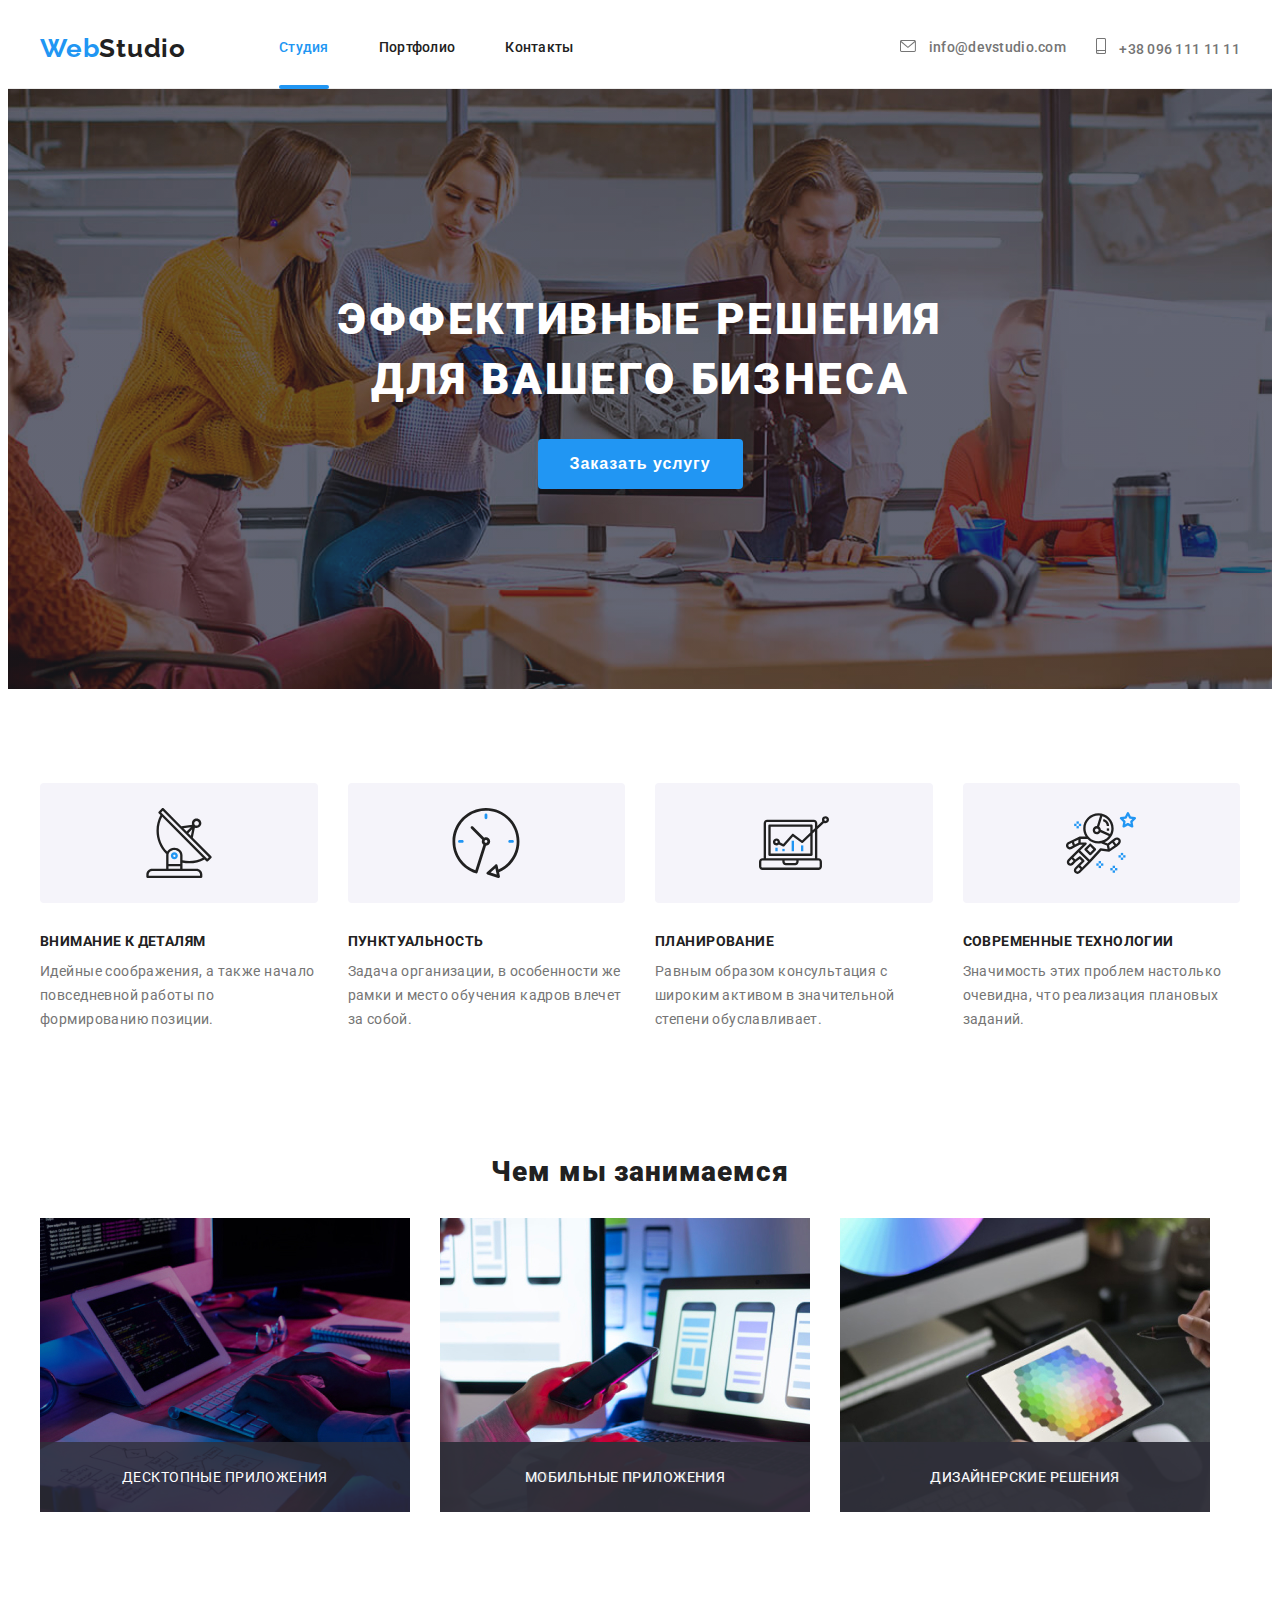
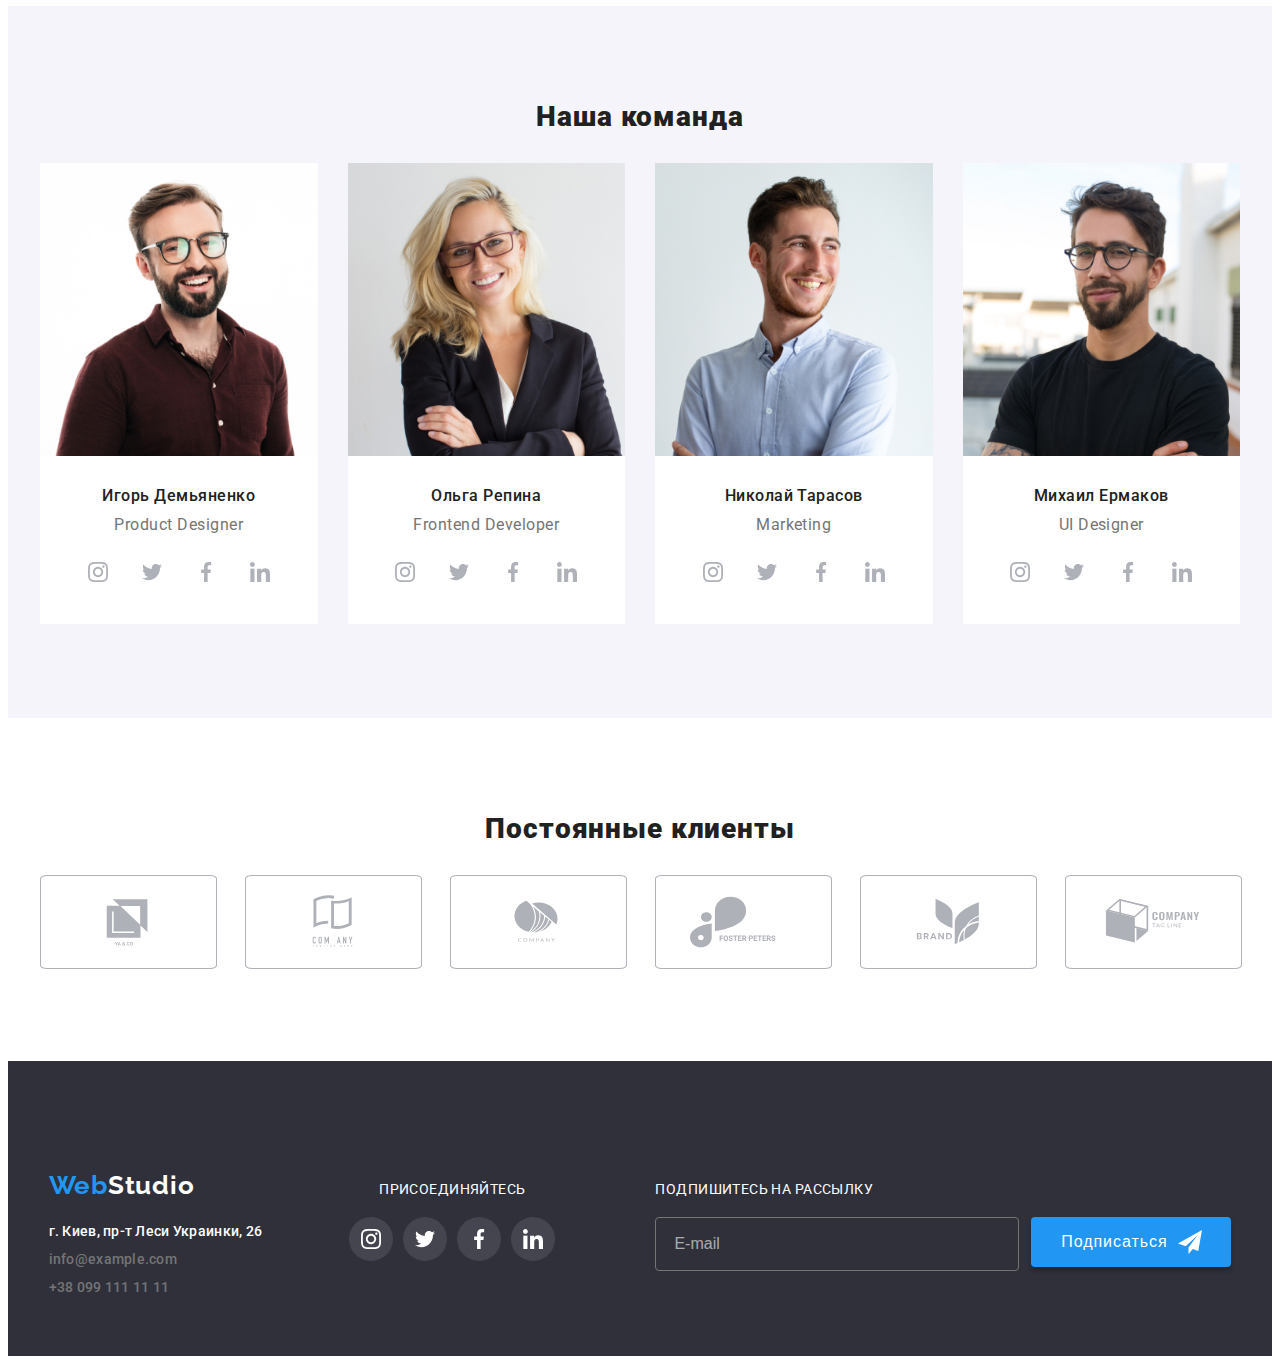
<file: index.html>
<!DOCTYPE html>
<html lang="ru">
  <head>
    <meta charset="UTF-8" />
    <meta http-equiv="X-UA-Compatible" content="IE=edge" />
    <meta name="viewport" content="width=device-width, initial-scale=1.0" />
    <title>WebStudio</title>
    <link
      rel="stylesheet"
      href="https://cdnjs.cloudflare.com/ajax/libs/modern-normalize/1.1.0/modern-normalize.min.css"
      integrity="sha512-wpPYUAdjBVSE4KJnH1VR1HeZfpl1ub8YT/NKx4PuQ5NmX2tKuGu6U/JRp5y+Y8XG2tV+wKQpNHVUX03MfMFn9Q=="
      crossorigin="anonymous"
      referrerpolicy="no-referrer"
    />
    <link rel="preconnect" href="https://fonts.googleapis.com" />
    <link rel="preconnect" href="https://fonts.gstatic.com" crossorigin />
    <link
      href="https://fonts.googleapis.com/css2?family=Raleway:wght@700&family=Roboto:wght@400;500;700;900&display=swap"
      rel="stylesheet"
    />
    <link
      rel="stylesheet"
      href="https://cdnjs.cloudflare.com/ajax/libs/modern-normalize/1.1.0/modern-normalize.min.css"
      integrity="sha512-wpPYUAdjBVSE4KJnH1VR1HeZfpl1ub8YT/NKx4PuQ5NmX2tKuGu6U/JRp5y+Y8XG2tV+wKQpNHVUX03MfMFn9Q=="
      crossorigin="anonymous"
      referrerpolicy="no-referrer"
    />    
    <link rel="stylesheet" href="./css/main.min.css" />
  </head>
  <body>
    <header class="header"> 
      <div class="container header-container">
        <nav class="navigation">
          <a class="logo" href="">Web<span class="logo__dark">Studio</span></a>
          <ul class="nav nav--margin">
            <li class="nav__item"><a href="" class="nav__link  nav__link--current">Студия</a></li>
            <li class="nav__item">
              <a href="portfolio.html" class="nav__link">Портфолио</a>
            </li>
            <li class="nav__item"><a href="" class="nav__link">Контакты</a></li>
          </ul>
        </nav>
        <ul class="contact contact__position">
          <li class="contact__item">
            <a class="contact__link" href="mailto:info@devstudio.com">
              <svg class="contact__icon" width="16" height="12">
                <use href="./images/icons/symbol-defs.svg#icon-envelope"></use>
              </svg>
              info@devstudio.com</a
            >
          </li>
          <li class="contact__item">
            <a class="contact__link" href="tel:+380961111111">
              <svg class="contact__icon" width="10" height="16">
                <use href="./images/icons/symbol-defs.svg#icon-smartphone"></use>
              </svg>
              +38 096 111 11 11</a>
          </li>
        </ul>
        <button type="button" class="menu__btn data-menu-open">
         <svg class="menu__icon" width="24" height="16">
           <use href="./images/icons/menu.svg#icon-menu_24px"></use>
         </svg>
        </button>    
      </div> 
          <!-- M E N U -->
      <div class="modal-menu container-menu is-hidden data-menu">
        <button type="button" class="modal-menu__btn--close">
          <svg class="modal__icon--close-cross" width="18" height="18">
            <use href="./images/icons/symbol-defs.svg#icon-Vector">              
            </use>
          </svg>
        </button>
        <div class="container-menu">
          <div class="modal-between__item">
         <ul class="modal-list">
            <li class="modal-list__item"><a href="index.html" class="modal-list__link">Студия</a></li>
            <li class="modal-list__item">
              <a href="portfolio.html" class="modal-list__link">Портфолио</a>
            </li>
            <li class="modal-list__item"><a href="" class="modal-list__link">Контакты</a></li>
          </ul>
          </div> 
          <div class="modal-between__item">
             <ul class="modal-contact">
               <li class="modal-contact__item">
            <a class="modal-contact__link" href="tel:+380961111111">              
              +38 096 111 11 11</a>
          </li>
          <li class="modal-contact__item">
            <a class="modal-contact__link modal-contact__link--small" href="mailto:info@devstudio.com">              
              info@devstudio.com</a>
          </li>          
             </ul> 
             <ul class="footer-menu">
            <li class="footer-menu__item"><a href="" class="footer-menu__link">Instagram</a></li>
            <li class="footer-menu__item"><a href="" class="footer-menu__link">Twitter</a></li>
            <li class="footer-menu__item"><a href="" class="footer-menu__link">Facebook</a></li>
            <li class="footer-menu__item"><a href="" class="footer-menu__link">LinkedIn</a></li>
          </ul>
        </div>
      </div>
      </div> 
      <script src="./js/mobile-menu.js">  </script>     

    <!-- M E N U   E N D -->
      
     </header>
    <main>
      <section class="main-section"> 
        <div class="container">
          <h1 class="main-section__title">Эффективные решения для вашего бизнеса</h1>
          <button class="main-section__btn" type="button" data-modal-open>Заказать услугу</button>
        </div>
      </section>
        <section class="section">  
             <div class="container"> 
          <h2 class="visually-hidden">description-</h2>
          <ul class="features">
            <li class="features__item">
              <div class="features__conteiner">
                <svg class="features__icon" width="70" height="70">
                  <use href="./images/icons/symbol-defs.svg#icon-antenna"></use>
                </svg>
              </div>
              <h3 class="features__title">Внимание к деталям</h3>
              <p class="features__text">
                Идейные соображения, а также начало повседневной работы по формированию позиции.
              </p>
            </li>
            <li class="features__item">
              <div class="features__conteiner">
                <svg class="features__icon" width="70" height="70">
                  <use href="./images/icons/symbol-defs.svg#icon-clock"></use>
                </svg>
              </div>
              <h3 class="features__title">Пунктуальность</h3>
              <p class="features__text">
                Задача организации, в особенности же рамки и место обучения кадров влечет за собой.
              </p>
            </li>
            <li class="features__item">
              <div class="features__conteiner">
                <svg class="features__icon" width="70" height="70">
                  <use href="./images/icons/symbol-defs.svg#icon-diagram"></use>
                </svg>
              </div>
              <h3 class="features__title">Планирование</h3>
              <p class="features__text">
                Равным образом консультация с широким активом в значительной степени обуславливает.
              </p>
            </li>
            <li class="features__item">
              <div class="features__conteiner">
                <svg class="features__icon" width="70" height="70">
                  <use href="./images/icons/symbol-defs.svg#icon-astronaut"></use>
                </svg>
              </div>
              <h3 class="features__title">Современные технологии</h3>
              <p class="features__text">
                Значимость этих проблем настолько очевидна, что реализация плановых заданий.
              </p>
            </li>
          </ul>
        </div>
       </section> 
       <section class="section section--no_padding_top"> 
        <div class="container">
          <h2 class="section__title">Чем мы занимаемся</h2>
          <ul class="work">
            <li class="work__item">                                          
              <picture>
                <source
                srcset="./images/work1x.jpg 1x,
                        ./images/work2x.jpg 2x"
                        media="(min-width: 1200px)">
                        <source
                srcset="./images/work1x.jpg 1x,
                        ./images/work2x.jpg 2x"
                        media="(min-width: 768px)">
                        <source
                srcset="./images/work1x.jpg 1x,
                        ./images/work2x.jpg 2x"
                        media="(min-width: 320px)">
                        <img src="./images/box_1.jpg" alt="work_1" />
              </picture>
              <div class="work__box"> 
              <p class="work__text">Десктопные приложения</p>
              </div>
            </li>
            <li class="work__item">
              <picture>
                <source
                srcset="./images/mobile1x.jpg 1x,
                        ./images/mobile2x.jpg 2x"
                        media="(min-width: 1200px)">
                        <source
                srcset="./images/mobile1x.jpg 1x,
                        ./images/mobile2x.jpg 2x"
                        media="(min-width: 768px)">
                        <source
                srcset="./images/mobile1x.jpg 1x,
                        ./images/mobile2x.jpg 2x"
                        media="(min-width: 320px)">
                        <img src="./images/box_2.jpg" alt="work_1" />
              </picture>
              <div class="work__box">
              <p class="work__text">Мобильные приложения</p>
              </div>
            </li>
            <li class="work__item">
              <picture>
                <source
                srcset="./images/job1x.jpg 1x,
                        ./images/job2x.jpg 2x"
                        media="(min-width: 1200px)">
                        <source
                srcset="./images/job1x.jpg 1x,
                        ./images/job2x.jpg 2x "
                        media="(min-width: 768px)">
                        <source
                srcset="./images/job1x.jpg 1x,
                        ./images/job2x.jpg 2x"
                        media="(min-width: 320px)">
                        <img src="./images/box_3.jpg" alt="work_1" />
              </picture>
              <div class="work__box">
              <p class="work__text">Дизайнерские решения</p>
              </div>
            </li>
          </ul>
        </div>
       </section>
      <!--team-section_________________________________________________________________________team-section -->
        <section class="section section--team-bkg">  
        <div class="container">
          <h2 class="section__title">Наша команда</h2>
          <ul class="team">
            <li class="team__item">
              <picture>
                <source
                srcset="./images/igor1x.jpg 1x,
                        ./images/igor2x.jpg 2x"
                        media="(min-width: 1200px)">
                        <source
                srcset="./images/igor1x.jpg 1x,
                        ./images/igor2x.jpg 2x"
                        media="(min-width: 768px)">
                        <source
                srcset="./images/igor1x.jpg 1x,
                        ./images/igor2x.jpg 2x"
                        media="(min-width: 320px)">
                        <img src="./images/team/img_1.jpg" alt="Product_Designer" />
              </picture>
              <div class="team__card">
                <h3 class="team__title">Игорь Демьяненко</h3>
                <p class="team__text">Product Designer</p>
                <ul class="social">
                  <li class="social__item">
                    <a class="social__link" href="">
                      <svg class="social__icon" width="20" height="20">
                        <use href="./images/icons/icons.svg#icon-instagram-2"></use>
                      </svg>
                    </a>
                  </li>
                  <li class="social__item">
                    <a class="social__link" href="">
                      <svg class="social__icon" width="20" height="20">
                        <use href="./images/icons/icons.svg#icon-twitter-1"></use>
                      </svg>
                    </a>
                  </li>
                  <li class="social__item">
                    <a class="social__link" href="">
                      <svg class="social__icon" width="20" height="20">
                        <use href="./images/icons/icons.svg#icon-facebook-1"></use>
                      </svg>
                    </a>
                  </li>
                  <li class="social__item">
                    <a class="social__link" href="">
                      <svg class="social__icon" width="20" height="20">
                        <use href="./images/icons/icons.svg#icon-linkedin-1"></use>
                      </svg>
                    </a>
                  </li>
                </ul>
              </div>
            </li>
            <li class="team__item">
              <picture>
                <source
                srcset="./images/olha1x.jpg 1x,
                        ./images/olha2x.jpg 2x"
                        media="(min-width: 1200px)">
                        <source
                srcset="./images/olha1x.jpg 1x,
                        ./images/olha2x.jpg 2x"
                        media="(min-width: 768px)">
                        <source
                srcset="./images/olha1x.jpg 1x,
                        ./images/olha2x.jpg 2x"
                        media="(min-width: 320px)">
                        <img src="./images/team/img_2.jpg" alt="Product_Designer" />
              </picture>
              <div class="team__card">
                <h3 class="team__title">Ольга Репина</h3>
                <p class="team__text">Frontend Developer</p>
                <ul class="social">
                  <li class="social__item">
                    <a class="social__link" href="">
                      <svg class="social__icon" width="20" height="20">
                        <use href="./images/icons/icons.svg#icon-instagram-2"></use>
                      </svg>
                    </a>
                  </li>
                  <li class="social__item">
                    <a class="social__link" href="">
                      <svg class="social__icon" width="20" height="20">
                        <use href="./images/icons/icons.svg#icon-twitter-1"></use>
                      </svg>
                    </a>
                  </li>
                  <li class="social__item">
                    <a class="social__link" href="">
                      <svg class="social__icon" width="20" height="20">
                        <use href="./images/icons/icons.svg#icon-facebook-1"></use>
                      </svg>
                    </a>
                  </li>
                  <li class="social__item">
                    <a class="social__link" href="">
                      <svg class="social__icon" width="20" height="20">
                        <use href="./images/icons/icons.svg#icon-linkedin-1"></use>
                      </svg>
                    </a>
                  </li>
                </ul>
              </div>
            </li>
            <li class="team__item">
              <picture>
                <source
                srcset="./images/nik1x.jpg 1x,
                        ./images/nik2x.jpg 2x"
                        media="(min-width: 1200px)">
                        <source
                srcset="./images/nik1x.jpg 1x,
                        ./images/nik2x.jpg 2x"
                        media="(min-width: 768px)">
                        <source
                srcset="./images/nik1x.jpg 1x,
                        ./images/nik2x.jpg 2x"
                        media="(min-width: 320px)">
                        <img src="./images/team/img_3.jpg" alt="Product_Designer" />
              </picture>
              <div class="team__card">
                <h3 class="team__title">Николай Тарасов</h3>
                <p class="team__text">Marketing</p>
                <ul class="social">
                  <li class="social__item">
                    <a class="social__link" href="">
                      <svg class="social__icon" width="20" height="20">
                        <use href="./images/icons/icons.svg#icon-instagram-2"></use>
                      </svg>
                    </a>
                  </li>
                  <li class="social__item">
                    <a class="social__link" href="">
                      <svg class="social__icon" width="20" height="20">
                        <use href="./images/icons/icons.svg#icon-twitter-1"></use>
                      </svg>
                    </a>
                  </li>
                  <li class="social__item">
                    <a class="social__link" href="">
                      <svg class="social__icon" width="20" height="20">
                        <use href="./images/icons/icons.svg#icon-facebook-1"></use>
                      </svg>
                    </a>
                  </li>
                  <li class="social__item">
                    <a class="social__link" href="">
                      <svg class="social__icon" width="20" height="20">
                        <use href="./images/icons/icons.svg#icon-linkedin-1"></use>
                      </svg>
                    </a>
                  </li>
                </ul>
              </div>
            </li>
            <li class="team__item">
              <picture>
                <source
                srcset="./images/michal1x.jpg 1x,
                        ./images/michal2x.jpg 2x"
                        media="(min-width: 1200px)">
                        <source
                srcset="./images/michal1x.jpg 1x,
                        ./images/michal2x.jpg 2x"
                        media="(min-width: 768px)">
                        <source
                srcset="./images/michal1x.jpg 1x,
                        ./images/michal2x.jpg 2x"
                        media="(min-width: 320px)">
                        <img src="./images/team/img_4.jpg" alt="Product_Designer" />
              </picture>
              <div class="team__card">
                <h3 class="team__title">Михаил Ермаков</h3>
                <p class="team__text">UI Designer</p>
                <ul class="social">
                  <li class="social__item">
                    <a class="social__link" href="">
                      <svg class="social__icon" width="20" height="20">
                        <use href="./images/icons/icons.svg#icon-instagram-2"></use>
                      </svg>
                    </a>
                  </li>
                  <li class="social__item">
                    <a class="social__link" href="">
                      <svg class="social__icon" width="20" height="20">
                        <use href="./images/icons/icons.svg#icon-twitter-1"></use>
                      </svg>
                    </a>
                  </li>
                  <li class="social__item">
                    <a class="social__link" href="">
                      <svg class="social__icon" width="20" height="20">
                        <use href="./images/icons/icons.svg#icon-facebook-1"></use>
                      </svg>
                    </a>
                  </li>
                  <li class="social__item">
                    <a class="social__link" href="">
                      <svg class="social__icon" width="20" height="20">
                        <use href="./images/icons/icons.svg#icon-linkedin-1"></use>
                      </svg>
                    </a>
                  </li>
                </ul>
              </div>
            </li>
          </ul>
        </div>
       </section> 
      <!--team-section-end___________________________________________________________________team-section-end-->
       <section class="section"> 
        <div class="container">
          <h2 class="section__title">Постоянные клиенты</h2>
          <ul class="clients">
            <li class="clients__item">
              <a class="clients__link" href=""
                ><svg class="clients__icon" width="106" height="60">
                  <use href="./images/icons/logo.svg#icon-logo-one"></use>
                </svg>
              </a>
            </li>
            <li class="clients__item">
              <a class="clients__link" href="">
                <svg class="clients__icon" width="106" height="60">
                  <use href="./images/icons/logo.svg#icon-Logo-two"></use>
                </svg>
              </a>
            </li>
            <li class="clients__item">
              <a class="clients__link" href="">
                <svg class="clients__icon" width="106" height="60">
                  <use href="./images/icons/logo.svg#icon-Logo-three"></use>
                </svg>
              </a>
            </li>
            <li class="clients__item">
              <a class="clients__link" href="">
                <svg class="clients__icon" width="106" height="60">
                  <use href="./images/icons/logo.svg#icon-logo-four"></use>
                </svg>
              </a>
            </li>
            <li class="clients__item">
              <a class="clients__link" href="">
                <svg class="clients__icon" width="106" height="60">
                  <use href="./images/icons/logo.svg#icon-Logo-five"></use>
                </svg>
              </a>
            </li>
            <li class="clients__item">
              <a class="clients__link" href="">
                <svg class="clients__icon" width="106" height="60">
                  <use href="./images/icons/logo.svg#icon-Logo-six"></use>
                </svg>
              </a>
            </li>
          </ul>
        </div>
       </section> 
    </main>
    <footer class="foot foot-position"> 
        <div class="container footer-conteiner">
          <div class="block">
            <address class="address">
            <a class="logo" href="">Web<span class="logo__light">Studio</span></a>
            <div class="foot-address">
              <ul class="adress-list">
                <li class="adress-list__item">
                  <a class="adress-list__link--white" href="https://goo.gl/maps/4eF4YuGWMqRtuZ2J6"
                    >г. Киев, пр-т Леси Украинки, 26</a
                  >
                </li>
                <li class="adress-list__item">
                  <a class="adress-list__link" href="mailto:info@example.com">info@example.com</a>
                </li>
                <li class="adress-list__item">
                  <a class="adress-list__link" href="tel:+380991111111">+38 099 111 11 11</a>
                </li>
              </ul>
            </div>
            </address>
          </div>
          <div class="join">
            <p class="join__title">присоединяйтесь</p>
            <ul class="join-list">
              <li class="join-list__item">
                <a class="join-list__link" href="">
                  <svg class="join-list__icon" width="20" height="20">
                    <use href="images/icons/icons.svg#icon-instagram-2"></use>
                  </svg>
                </a>
              </li>
              <li class="join-list__item">
                <a class="join-list__link" href="">
                  <svg class="join-list__icon" width="20" height="20">
                    <use href="images/icons/icons.svg#icon-twitter-1"></use>
                  </svg>
                </a>
              </li>
              <li class="join-list__item">
                <a class="join-list__link" href="">
                  <svg class="join-list__icon" width="20" height="20">
                    <use href="images/icons/icons.svg#icon-facebook-1"></use>
                  </svg>
                </a>
              </li>
              <li class="join-list__item">
                <a class="join-list__link" href="">
                  <svg class="join-list__icon" width="20" height="20">
                    <use href="images/icons/icons.svg#icon-linkedin-1"></use>
                  </svg>
                </a>
              </li>
            </ul>
          </div>
          <div class="footer__block">
            <label for="foot-email-text" class="footer-email__text">Подпишитесь на рассылку</label>
         <form class="footer-email"> 
          <input type="email" name="email" id="foot-email-text" class="footer-email__input" placeholder="E-mail"/>
          
          <button type="button" class="email-btn"><span class="email-btn__text">Подписаться</span>
            <svg class="email-btn__icon" width="24" height="24">
              <use href="./images/icons/form-icons.svg#icon-icon-send"></use>
            </svg>
          </button>
          </form>
             </div>      
       </div>      
     </footer>
     <!-- MODALS -->
     <!-- backdrop -->
     <div class="backdrop is-hidden" data-modal> 
      <div class="modal modal-positiom">
        <button type="button" class="modal__btn--close" data-modal-close>
          <svg class="modal__icon--close-cross" width="11" height="11">
            <use href="./images/icons/symbol-defs.svg#icon-Vector">              
            </use>
          </svg>
        </button>
        <p class="modal__title">Оставьте свои данные, мы вам перезвоним</p>
        <form class="modal__form">
          <div class="user-info">
          <label for="user-name-of" class="user-info__label">Имя
          <span class="user-info__span">
        <input type="text"
         name="user-name"
         class="user-info__input"
         id="user-name-of"
          required />
          <svg class="user-info__icon" width="18px" height="18px">
            <use href="./images/icons/form-icons.svg#icon-person-black-18dp-1"></use>
          </svg>
          </span>
          </label>
          </div>
          <div class="user-info">
          <label for="user-phone" class="user-info__label">Телефон
          <span class="user-info__span">
        <input type="tel"
         name="user-phone"
         class="user-info__input"
         id="user-phone"
          required />
          <svg class="user-info__icon" width="18px" height="18px">
            <use href="./images/icons/form-icons.svg#icon-phone-black-18dp-1"></use>
          </svg>
          </span>
          </label>
          </div>
            <div class="user-info">
          <label for="user-mail" class="user-info__label">Почта
          <span class="user-info__span">
        <input type="email"
         name="user-name"
         class="user-info__input"
         id="user-mail"
          required />
          <svg class="user-info__icon" width="18px" height="18px">
            <use href="./images/icons/form-icons.svg#icon-email-black-18dp-1"></use>            
          </svg>
          </span>
          </label>
          </div>
           <div class="user-info">
           <label for="user-coment" class="user-info__label">Комментарий</label>
           <textarea name="coment"
            id="user-coment"
             class="user-info__coment user-info__input"
             placeholder="Введите текст"></textarea>        
          </div>
          <div class="check-box"> 
            <input type="checkbox" name="check-box" class="check-box-input visually-hidden" id="check-box" value="" required />
            <label for="check-box" class="checkbox-text">Соглашаюсь с рассылкой и принимаю <a class="checkbox-link" href=""> Условия договора</a></label>
          </div>
        <button type="submit" class="submit-btn">Отправить</button>
        </form>
      </div>      
    </div>
    <script src="./js/modal.js">  </script>
  </body>
</html>
</file>
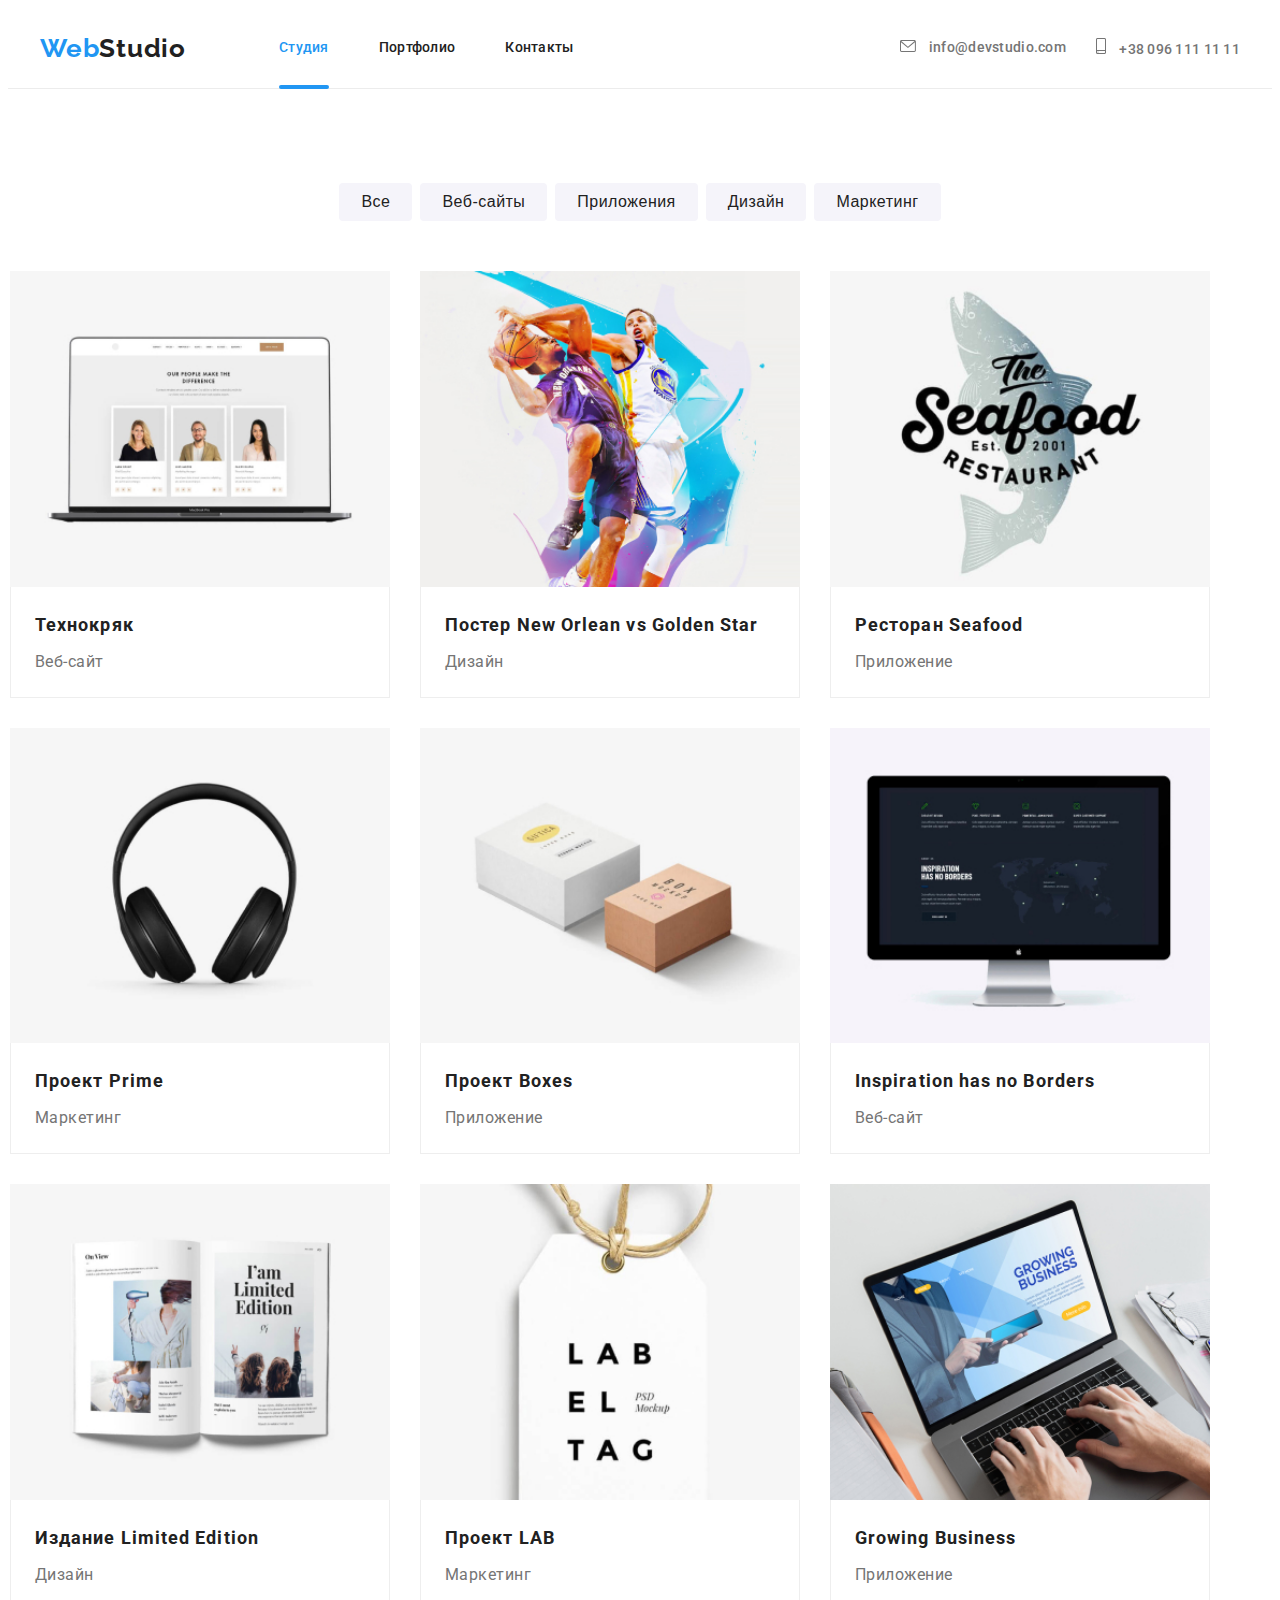
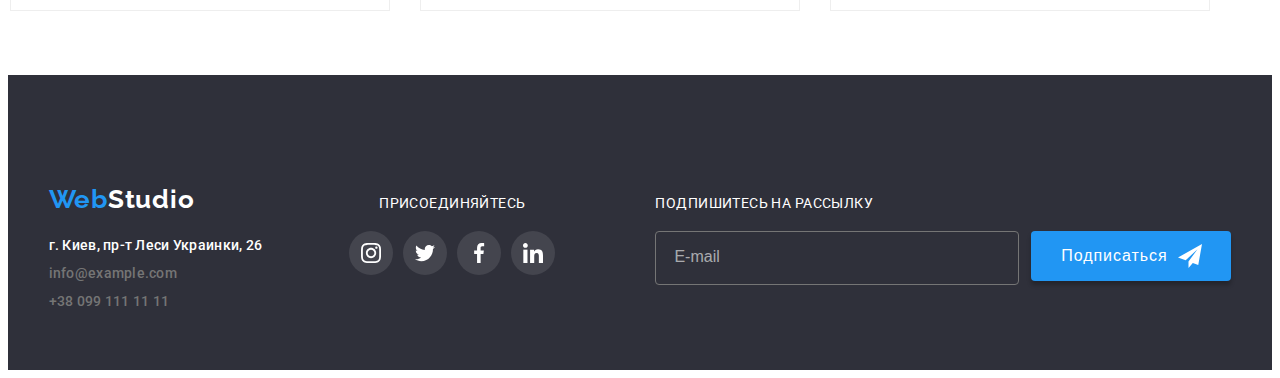
<file: portfolio.html>
<!DOCTYPE html>
<html lang="ru">
  <head>
    <meta charset="UTF-8" />
    <meta http-equiv="X-UA-Compatible" content="IE=edge" />
    <meta name="viewport" content="width=device-width, initial-scale=1.0" />
    <title>Portfolio</title>
    <link
      rel="stylesheet"
      href="https://cdnjs.cloudflare.com/ajax/libs/modern-normalize/1.1.0/modern-normalize.min.css"
      integrity="sha512-wpPYUAdjBVSE4KJnH1VR1HeZfpl1ub8YT/NKx4PuQ5NmX2tKuGu6U/JRp5y+Y8XG2tV+wKQpNHVUX03MfMFn9Q=="
      crossorigin="anonymous"
      referrerpolicy="no-referrer"
    />
    <link rel="preconnect" href="https://fonts.googleapis.com" />
    <link rel="preconnect" href="https://fonts.gstatic.com" crossorigin />
    <link
      href="https://fonts.googleapis.com/css2?family=Raleway:wght@700&family=Roboto:wght@400;500;700;900&display=swap"
      rel="stylesheet"
    />
    <link rel="stylesheet" href="./css/main.min.css" />
  </head>
  <body>
    <header class="header"> 
      <div class="container header-container">
        <nav class="navigation">
          <a class="logo" href="">Web<span class="logo__dark">Studio</span></a>
          <ul class="nav nav--margin">
            <li class="nav__item"><a href="" class="nav__link  nav__link--current">Студия</a></li>
            <li class="nav__item">
              <a href="portfolio.html" class="nav__link">Портфолио</a>
            </li>
            <li class="nav__item"><a href="" class="nav__link">Контакты</a></li>
          </ul>
        </nav>
        <ul class="contact contact__position">
          <li class="contact__item">
            <a class="contact__link" href="mailto:info@devstudio.com">
              <svg class="contact__icon" width="16" height="12">
                <use href="./images/icons/symbol-defs.svg#icon-envelope"></use>
              </svg>
              info@devstudio.com</a
            >
          </li>
          <li class="contact__item">
            <a class="contact__link" href="tel:+380961111111">
              <svg class="contact__icon" width="10" height="16">
                <use href="./images/icons/symbol-defs.svg#icon-smartphone"></use>
              </svg>
              +38 096 111 11 11</a>
          </li>
        </ul>
        <button type="button" class="menu__btn data-menu-open">
         <svg class="menu__icon" width="24" height="16">
           <use href="./images/icons/menu.svg#icon-menu_24px"></use>
         </svg>
        </button>    
      </div> 
          <!-- M E N U -->
      <div class="modal-menu container-menu is-hidden data-menu">
        <button type="button" class="modal-menu__btn--close">
          <svg class="modal__icon--close-cross" width="18" height="18">
            <use href="./images/icons/symbol-defs.svg#icon-Vector">              
            </use>
          </svg>
        </button>
        <div class="container-menu">
          <div class="modal-between__item">
         <ul class="modal-list">
            <li class="modal-list__item"><a href="index.html" class="modal-list__link">Студия</a></li>
            <li class="modal-list__item">
              <a href="portfolio.html" class="modal-list__link">Портфолио</a>
            </li>
            <li class="modal-list__item"><a href="" class="modal-list__link">Контакты</a></li>
          </ul>
          </div> 
          <div class="modal-between__item">
             <ul class="modal-contact">
               <li class="modal-contact__item">
            <a class="modal-contact__link" href="tel:+380961111111">              
              +38 096 111 11 11</a>
          </li>
          <li class="modal-contact__item">
            <a class="modal-contact__link modal-contact__link--small" href="mailto:info@devstudio.com">              
              info@devstudio.com</a>
          </li>          
             </ul> 
             <ul class="footer-menu">
            <li class="footer-menu__item"><a href="" class="footer-menu__link">Instagram</a></li>
            <li class="footer-menu__item"><a href="" class="footer-menu__link">Twitter</a></li>
            <li class="footer-menu__item"><a href="" class="footer-menu__link">Facebook</a></li>
            <li class="footer-menu__item"><a href="" class="footer-menu__link">LinkedIn</a></li>
          </ul>
        </div>
      </div>
      </div> 
      <script src="./js/mobile-menu.js">  </script>     

    <!-- M E N U   E N D -->
      
     </header>
    <main>
      <section class="section">
        <div class="container">
          <h1 class="visually-hidden">WebStudio</h1>
          <ul class="button__list">
            <li class="button__item">
              <button class="button__btn" type="button">Все</button>
            </li>
            <li class="button__item">
              <button class="button__btn" type="button">Веб-сайты</button>
            </li>
            <li class="button__item">
              <button class="button__btn" type="button">Приложения</button>
            </li>
            <li class="button__item">
              <button class="button__btn" type="button">Дизайн</button>
            </li>
            <li class="button__item">
              <button class="button__btn" type="button">Маркетинг</button>
            </li>
          </ul>

          <ul class="portfolio">
            <li class="portfolio__item">
              <a class="portfolio__link" href="">
                <div class="card-img">
                  <picture>
                <source
                srcset="./images/pictures/tex1x.jpg 1x,
                        ./images/pictures/tex2x.jpg 2x"
                        media="(min-width: 1200px)">
                        <source
                srcset="./images/pictures/tex1x.jpg 1x,
                        ./images/pictures/tex2x.jpg 2x"
                        media="(min-width: 768px)">
                        <source
                srcset="./images/pictures/tex1x.jpg 1x,
                        ./images/pictures/tex2x.jpg 2x"
                        media="(min-width: 320px)">
                        <img src="./images/img1.jpg" alt="Product_Designer" />
              </picture>
                  <p class="card-img__text">
                    Технокряк это современная площадка распространения коронавируса. Компании
                    используют эту платформу для цифрового шпионажа и атак на защищённые сервера
                    конкурентов.
                  </p>
                </div>
                <div class="card-box">
                  <h2 class="card-box__title">Технокряк</h2>
                  <p class="card-box__text">Веб-сайт</p>
                </div>
              </a>
            </li>
            <li class="portfolio__item">
              <a class="portfolio__link" href="">
                <div class="card-img">
                  <picture>
                <source
                srcset="./images/pictures/basket1x.jpg 1x,
                        ./images/pictures/basket2x.jpg 2x"
                        media="(min-width: 1200px)">
                        <source
                srcset="./images/pictures/basket1x.jpg 1x,
                        ./images/pictures/basket2x.jpg 2x"
                        media="(min-width: 768px)">
                        <source
                srcset="./images/pictures/basket1x.jpg 1x,
                        ./images/pictures/basket2x.jpg 2x"
                        media="(min-width: 320px)">
                        <img src="./images/img2.jpg" alt="Product_Designer" />
              </picture>
                  <p class="card-img__text">
                    Lorem ipsum dolor sit amet consectetur adipisicing elit. Nulla cumque sit
                    veritatis, quo maxime eum.
                  </p>
                </div>
                <div class="card-box">
                  <h2 class="card-box__title">Постер New Orlean vs Golden Star</h2>
                  <p class="card-box__text">Дизайн</p>
                </div>
              </a>
            </li>
            <li class="portfolio__item">
              <a class="portfolio__link" href="">
                <div class="card-img">
                  <picture>
                <source
                srcset="./images/pictures/restaurant1x.jpg 1x,
                        ./images/pictures/restaurant2x.jpg 2x"
                        media="(min-width: 1200px)">
                        <source
                srcset="./images/pictures/restaurant1x.jpg 1x,
                        ./images/pictures/restaurant2x.jpg 2x"
                        media="(min-width: 768px)">
                        <source
                srcset="./images/pictures/restaurant1x.jpg 1x,
                        ./images/pictures/restaurant2x.jpg 2x"
                        media="(min-width: 320px)">
                        <img src="./images/img3.jpg" alt="Product_Designer" />
              </picture>
                  <p class="card-img__text">
                    Lorem ipsum dolor sit amet consectetur adipisicing elit. Eos iusto rem aliquid
                    magni, porro repellat!
                  </p>
                </div>
                <div class="card-box">
                  <h2 class="card-box__title">Ресторан Seafood</h2>
                  <p class="card-box__text">Приложение</p>
                </div>
              </a>
            </li>
            <li class="portfolio__item">
              <a class="portfolio__link" href="">
                <div class="card-img">
                  <picture>
                <source
                srcset="./images/pictures/phones1x.jpg 1x,
                        ./images/pictures/phones2x.jpg 2x"
                        media="(min-width: 1200px)">
                        <source
                srcset="./images/pictures/phones1x.jpg 1x,
                        ./images/pictures/phones2x.jpg 2x"
                        media="(min-width: 768px)">
                        <source
                srcset="./images/pictures/phones1x.jpg 1x,
                        ./images/pictures/phones2x.jpg 2x"
                        media="(min-width: 320px)">
                        <img src="./images/img4.jpg" alt="Product_Designer" />
              </picture>
                  <p class="card-img__text">
                    Lorem ipsum, dolor sit amet consectetur adipisicing elit. Porro impedit illo
                    sed!
                  </p>
                </div>
                <div class="card-box">
                  <h2 class="card-box__title">Проект Prime</h2>
                  <p class="card-box__text">Маркетинг</p>
                </div>
              </a>
            </li>
            <li class="portfolio__item">
              <a class="portfolio__link" href="">
                <div class="card-img">
                  <picture>
                <source
                srcset="./images/pictures/brick1x.jpg 1x,
                        ./images/pictures/brick2x.jpg 2x"
                        media="(min-width: 1200px)">
                        <source
                srcset="./images/pictures/brick1x.jpg 1x,
                        ./images/pictures/brick2x.jpg 2x"
                        media="(min-width: 768px)">
                        <source
                srcset="./images/pictures/brick1x.jpg 1x,
                        ./images/pictures/brick2x.jpg 2x"
                        media="(min-width: 320px)">
                        <img src="./images/img5.jpg" alt="Product_Designer" />
              </picture>
                  <p class="card-img__text">
                    Lorem ipsum dolor sit amet consectetur, adipisicing elit. Blanditiis obcaecati
                    nobis dolor non hic nemo, itaque sequi.
                  </p>
                </div>
                <div class="card-box">
                  <h2 class="card-box__title">Проект Boxes</h2>
                  <p class="card-box__text">Приложение</p>
                </div>
              </a>
            </li>
            <li class="portfolio__item">
              <a class="portfolio__link" href="">
                <div class="card-img">
                  <picture>
                <source
                srcset="./images/pictures/map1x.jpg 1x,
                        ./images/pictures/map2x.jpg 2x"
                        media="(min-width: 1200px)">
                        <source
                srcset="./images/pictures/map1x.jpg 1x,
                        ./images/pictures/map2x.jpg 2x"
                        media="(min-width: 768px)">
                        <source
                srcset="./images/pictures/map1x.jpg 1x,
                        ./images/pictures/map2x.jpg 2x"
                        media="(min-width: 320px)">
                        <img src="./images/img6.jpg" alt="Product_Designer" />
              </picture>
                  <p class="card-img__text">
                    Lorem, ipsum dolor sit amet consectetur adipisicing elit. Rerum, non?
                  </p>
                </div>
                <div class="card-box">
                  <h2 class="card-box__title">Inspiration has no Borders</h2>
                  <p class="card-box__text">Веб-сайт</p>
                </div>
              </a>
            </li>
            <li class="portfolio__item">
              <a class="portfolio__link" href="">
                <div class="card-img">
                  <picture>
                <source
                srcset="./images/pictures/book1x.jpg 1x,
                        ./images/pictures/book2x.jpg 2x"
                        media="(min-width: 1200px)">
                        <source
                srcset="./images/pictures/book1x.jpg 1x,
                        ./images/pictures/book2x.jpg 2x"
                        media="(min-width: 768px)">
                        <source
                srcset="./images/pictures/book1x.jpg 1x,
                        ./images/pictures/book2x.jpg 2x"
                        media="(min-width: 320px)">
                        <img src="./images/img7.jpg" alt="Product_Designer" />
              </picture>
                  <p class="card-img__text">
                    Lorem ipsum dolor sit, amet consectetur adipisicing elit. Ipsa, quas.
                  </p>
                </div>
                <div class="card-box">
                  <h2 class="card-box__title">Издание Limited Edition</h2>
                  <p class="card-box__text">Дизайн</p>
                </div>
              </a>
            </li>
            <li class="portfolio__item">
              <a class="portfolio__link" href="">
                <div class="card-img">
                  <picture>
                <source
                srcset="./images/pictures/lab1x.jpg 1x,
                        ./images/pictures/lab2x.jpg 2x"
                        media="(min-width: 1200px)">
                        <source
                srcset="./images/pictures/lab1x.jpg 1x,
                        ./images/pictures/lab2x.jpg 2x"
                        media="(min-width: 768px)">
                        <source
                srcset="./images/pictures/lab1x.jpg 1x,
                        ./images/pictures/lab2x.jpg 2x"
                        media="(min-width: 320px)">
                        <img src="./images/img8.jpg" alt="Product_Designer" />
              </picture>
                  <p class="card-img__text">
                    Lorem ipsum, dolor sit amet consectetur adipisicing elit. Tenetur, totam!
                  </p>
                </div>
                <div class="card-box">
                  <h2 class="card-box__title">Проект LAB</h2>
                  <p class="card-box__text">Маркетинг</p>
                </div>
              </a>
            </li>
            <li class="portfolio__item">
              <a class="portfolio__link" href="">
                <div class="card-img">
                  <picture>
                <source
                srcset="./images/pictures/note1x.jpg 1x,
                        ./images/pictures/note2x.jpg 2x"
                        media="(min-width: 1200px)">
                        <source
                srcset="./images/pictures/note1x.jpg 1x,
                        ./images/pictures/note2x.jpg 2x"
                        media="(min-width: 768px)">
                        <source
                srcset="./images/pictures/note1x.jpg 1x,
                        ./images/pictures/note2x.jpg 2x"
                        media="(min-width: 320px)">
                        <img src="./images/img9.jpg" alt="Product_Designer" />
              </picture>
                  <p class="card-img__text">Lorem ipsum dolor sit amet.</p>
                </div>
                <div class="card-box">
                  <h2 class="card-box__title">Growing Business</h2>
                  <p class="card-box__text">Приложение</p>
                </div>
              </a>
            </li>
          </ul>
        </div>
      </section>
    </main>
    <footer class="foot foot-position"> 
      <address class="address">
        <div class="container footer-conteiner">
          <div class="block">
            <a class="logo" href="">Web<span class="logo__light">Studio</span></a>
            <div class="foot-address">
              <ul class="adress-list">
                <li class="adress-list__item">
                  <a class="adress-list__link--white" href="https://goo.gl/maps/4eF4YuGWMqRtuZ2J6"
                    >г. Киев, пр-т Леси Украинки, 26</a
                  >
                </li>
                <li class="adress-list__item">
                  <a class="adress-list__link" href="mailto:info@example.com">info@example.com</a>
                </li>
                <li class="adress-list__item">
                  <a class="adress-list__link" href="tel:+380991111111">+38 099 111 11 11</a>
                </li>
              </ul>
            </div>
          </div>
          <div class="join">
            <p class="join__title">присоединяйтесь</p>
            <ul class="join-list">
              <li class="join-list__item">
                <a class="join-list__link" href="">
                  <svg class="join-list__icon" width="20" height="20">
                    <use href="images/icons/icons.svg#icon-instagram-2"></use>
                  </svg>
                </a>
              </li>
              <li class="join-list__item">
                <a class="join-list__link" href="">
                  <svg class="join-list__icon" width="20" height="20">
                    <use href="images/icons/icons.svg#icon-twitter-1"></use>
                  </svg>
                </a>
              </li>
              <li class="join-list__item">
                <a class="join-list__link" href="">
                  <svg class="join-list__icon" width="20" height="20">
                    <use href="images/icons/icons.svg#icon-facebook-1"></use>
                  </svg>
                </a>
              </li>
              <li class="join-list__item">
                <a class="join-list__link" href="">
                  <svg class="join-list__icon" width="20" height="20">
                    <use href="images/icons/icons.svg#icon-linkedin-1"></use>
                  </svg>
                </a>
              </li>
            </ul>
          </div>
          <div class="footer__block">
            <label for="foot-email-text" class="footer-email__text">Подпишитесь на рассылку</label>
         <form class="footer-email"> 
          <input type="email" name="email" id="foot-email-text" class="footer-email__input" placeholder="E-mail"/>
          
          <button type="button" class="email-btn"><span class="email-btn__text">Подписаться</span>
            <svg class="email-btn__icon" width="24" height="24">
              <use href="./images/icons/form-icons.svg#icon-icon-send"></use>
            </svg>
          </button>
          </form>
             </div>      
       </div>      
      </address>
     </footer>
  </body>
</html>
</file>
<file: css/main.min.css>
p,h1,h2,h3,h4,h5,ul{padding:0px;margin:0px}:root{--blue-color: #2196f3;--white-color: #ffffff;--grey-color: #757575;--black-color: #212121}body{font-family:roboto, sans-serif;color:var(--black-color)}img{display:block;max-width:100%;width:100%;height:auto}ul{list-style:none}a{font-style:normal;text-decoration:none}.container{width:100%;padding-left:15px;padding-right:15px;margin:0 auto;height:auto}@media screen and (min-width: 480px){.container{width:480px}}@media screen and (min-width: 768px){.container{width:768px}}@media screen and (min-width: 1200px){.container{width:1200px}}.section{padding-top:60px;padding-bottom:60px}@media screen and (min-width: 1200px){.section{padding:94px 0}}.work{display:flex}.container-menu{display:flex;flex-direction:column;justify-content:space-between;width:480px;margin:0 auto;height:100%}.main-section__title{font-size:26px;font-weight:900;line-height:42px;letter-spacing:.06em;width:360px;text-align:center;text-transform:uppercase;color:var(--white-color);margin-left:auto;margin-right:auto}@media screen and (min-width: 768px){.main-section__title{font-size:26px;font-weight:900;line-height:42px;letter-spacing:.06em;text-align:center}}@media screen and (min-width: 1200px){.main-section__title{font-size:44px;font-weight:900;line-height:60px;letter-spacing:.06em;width:700px}}.section__title{margin-bottom:50px;font-weight:700;font-size:36px;line-height:calc(42 / 36);text-align:center;letter-spacing:0.03em;color:var(--black-color)}@media screen and (min-width: 480px){.section__title{font-size:28px;font-weight:900;line-height:33px;letter-spacing:.03em;margin-bottom:30px}}.features__title,.team__title{margin-bottom:10px;font-size:14px;font-weight:700;line-height:16px;letter-spacing:.03em}.features__title{text-transform:uppercase}@media screen and (min-width: 480px){.team__title{font-size:16px;font-weight:500;line-height:19px;letter-spacing:.03em}}.features__title{text-align:center;text-transform:uppercase}@media screen and (min-width: 768px){.features__title{text-align:left}}@media screen and (min-width: 1200px){.features__title{text-align:left}}.join__title{margin-bottom:20px;font-style:normal;font-size:14px;line-height:calc(16 / 14);letter-spacing:0.03em;text-transform:uppercase;color:#ffffff}.modal__title{text-align:center;font-weight:700;font-size:20px;line-height:calc(23 / 20);text-align:center;letter-spacing:0.03em;color:#212121;margin-bottom:12px}.card-box__title{color:var(--black-color);margin-bottom:4px;font-weight:700;font-size:18px;line-height:2;letter-spacing:0.06em}.main-section__btn{padding:10px 32px;border-radius:4px;cursor:pointer;border:transparent;margin-top:30px;margin-left:auto;margin-right:auto;font-weight:700;font-size:16px;line-height:1.87;display:flex;align-items:center;text-align:center;letter-spacing:0.06em;background-color:var(--blue-color);color:var(--white-color);transition:background-color 250ms cubic-bezier(0.4, 0, 0.2, 1),transform 250ms cubic-bezier(0.4, 0, 0.2, 1),color 250ms cubic-bezier(0.4, 0, 0.2, 1)}.main-section__btn:hover,.main-section__btn:focus{color:var(--grey-color);background-color:#188ce8;box-shadow:0px 4px 4px rgba(0,0,0,0.15)}.button__btn{padding:6px 22px;border-radius:4px;border:transparent;font-weight:500;font-size:16px;line-height:calc(26 / 16);text-align:center;letter-spacing:0.03em;color:var(--black-color);background-color:#f5f4fa;transition:background-color 250ms cubic-bezier(0.4, 0, 0.2, 1),color 250ms cubic-bezier(0.4, 0, 0.2, 1),box-shadow 250ms cubic-bezier(0.4, 0, 0.2, 1)}.button__btn:hover,.button__btn:focus{color:var(--white-color);background-color:var(--blue-color);box-shadow:0 4px 4px rgba(0,0,0,0.25)}.modal__btn--close{width:30px;height:30px;border-radius:50%;border:1px solid rgba(0,0,0,0.1);background-color:transparent;position:absolute;top:8px;right:8px;cursor:pointer;fill:var(--blue-color)}.submit-btn{padding:10px 55px;border-radius:4px;background-color:#188ce8;display:flex;font-weight:700;align-items:center;text-align:center;letter-spacing:0.06em;color:var(--white-color);border:var(--white-color);font-size:16px;line-height:calc(30 / 16);cursor:pointer;margin-left:auto;margin-right:auto;margin-top:30px}.submit-btn:hover,.submit-btn:focus{box-shadow:0px 4px 4px rgba(0,0,0,0.25)}.email-btn{margin-left:auto;margin-right:auto;justify-content:center;align-items:center;width:200px;height:50px;border-radius:4px;display:inline-flex;background-color:var(--blue-color);box-shadow:0px 4px 4px rgba(0,0,0,0.25);cursor:pointer;margin-left:auto;margin-right:auto;border:none}.modal-menu__btn--close{width:40px;height:40px;border-radius:50%;border:1px solid rgba(0,0,0,0.1);background-color:transparent;position:absolute;top:10px;right:10px;cursor:pointer;fill:var(--blue-color)}.menu__btn{width:40px;height:40px;background:var(--white-color);border:none}@media screen and (min-width: 768px){.menu__btn{display:none}}@media screen and (min-width: 1200px){.menu__btn{display:none}}.header-container{display:flex;justify-content:space-between}@media screen and (min-width: 768px){.header-container{flex-direction:row;align-items:center;justify-content:space-between}}@media screen and (min-width: 1200px){.header-container{display:flex}}.contact__link,.navigation{align-items:center;display:flex}.nav,.contact{display:none}@media screen and (min-width: 768px){.nav,.contact{display:flex}}@media screen and (min-width: 1200px){.nav,.contact{display:flex;flex-direction:row}}.contact__position{align-items:baseline}@media screen and (min-width: 768px){.contact__position{display:flex;flex-direction:column}}@media screen and (min-width: 1200px){.contact__position{display:flex;flex-direction:row;justify-content:flex-end;align-items:center}}.header{background-color:var(--white-color);border-bottom:1px solid #ececec}@media screen and (min-width: 768px){.nav--margin{margin-left:88px}}@media screen and (min-width: 1200px){.nav--margin{margin-left:93px}}.contact__item:not(:first-child){margin-left:50px}.nav__item:not(:first-child){margin-left:50px}@media screen and (min-width: 768px){.contact__item:last-child{margin-left:0px}}@media screen and (min-width: 1200px){.contact__item:last-child{margin-left:30px}}.contact__icon{fill:var(--grey-color);margin-right:10px;transition:fill 250ms cubic-bezier(0.4, 0, 0.2, 1)}.contact__item:hover .contact__icon,.contact__item:focus .contact__icon{fill:var(--blue-color)}.menu__icon{fill:var(--black-color)}.menu__icon:hover,.menu__iconfocus{fill:var(--blue-color)}@media screen and (min-width: 768px){.menu__icon{display:none}}@media screen and (min-width: 1200px){.menu__icon{display:none}}.nav__link:hover,.nav__linkfocus,.contact__link:hover,.contact__linkfocus{color:var(--blue-color)}.contact__link,.nav__link{color:var(--black-color);display:block;padding:32px 0;font-weight:500;font-size:14px;line-height:1.14;letter-spacing:0.02em;text-decoration:none;transition:color 250ms cubic-bezier(0.4, 0, 0.2, 1)}.contact__link{color:var(--grey-color)}@media screen and (min-width: 768px){.contact__link{padding:0px 0}}.nav__link--current{position:relative;color:#2196f3}.nav__link--current::after{content:'';width:100%;height:4px;border-radius:2px;position:absolute;background-color:#2196f3;left:0;bottom:-1px}.logo{font-family:Raleway;font-weight:700;font-size:26px;line-height:1.19;letter-spacing:0.03em;color:var(--blue-color)}.logo__dark{color:var(--black-color)}.logo__light{color:var(--white-color)}.main-section{background-color:#2f303a;background-repeat:no-repeat;background-position:center;background-size:cover;width:100%;padding:200px 0;margin-left:auto;margin-right:auto;background-image:linear-gradient(rgba(47,48,58,0.4), rgba(47,48,58,0.4)),url(../images/hero/hero-mobile1x.jpg)}@media (min-width: 480px){.main-section{background-color:#2f303a;background-repeat:no-repeat;background-position:center;background-size:cover;max-width:1600px;width:100%;padding:200px 0;margin-left:auto;margin-right:auto;background-image:linear-gradient(rgba(47,48,58,0.4), rgba(47,48,58,0.4)),url(../images/hero/hero-desk1x.jpg)}}@media (min-width: 480px) and (min-device-pixel-ratio: 2), (min-resolution: 192dpi), (min-resolution: 2dppx){.main-section{background-color:#2f303a;background-repeat:no-repeat;background-position:center;background-size:cover;max-width:1600px;width:100%;padding:200px 0;margin-left:auto;margin-right:auto;background-image:linear-gradient(rgba(47,48,58,0.4), rgba(47,48,58,0.4)),url(../images/hero/hero-desk2x.jpg)}}@media (min-width: 768px){.main-section{background-color:#2f303a;background-repeat:no-repeat;background-position:center;background-size:cover;width:100%;padding:200px 0;margin-left:auto;margin-right:auto;background-image:linear-gradient(rgba(47,48,58,0.4), rgba(47,48,58,0.4)),url(../images/hero/hero-tab1x.jpg)}}@media (min-width: 768px) and (min-device-pixel-ratio: 2), (min-resolution: 192dpi), (min-resolution: 2dppx){.main-section{background-color:#2f303a;background-repeat:no-repeat;background-position:center;background-size:cover;width:100%;padding:200px 0;margin-left:auto;margin-right:auto;background-image:linear-gradient(rgba(47,48,58,0.4), rgba(47,48,58,0.4)),url(../images/hero/hero-tab2x.jpg)}}@media screen and (min-width: 1200px){.main-section{background-color:#2f303a;background-repeat:no-repeat;background-position:center;background-size:cover;max-width:100%;width:100%;padding:200px 0;margin-left:auto;margin-right:auto;background-image:linear-gradient(rgba(47,48,58,0.4), rgba(47,48,58,0.4)),url(../images/hero/hero-mobile1x.jpg)}}@media screen and (min-width: 1200px) and (min-device-pixel-ratio: 2), (min-resolution: 192dpi), (min-resolution: 2dppx){.main-section{background-color:#2f303a;background-repeat:no-repeat;background-position:center;background-size:cover;width:100%;padding:200px 0;margin-left:auto;margin-right:auto;background-image:linear-gradient(rgba(47,48,58,0.4), rgba(47,48,58,0.4)),url(../images/hero/hero-mobile2x.jpg)}}.portfolio__link{display:flex;flex-direction:column;height:100%;transition:box-shadow 250ms cubic-bezier(0.4, 0, 0.2, 1)}.portfolio__link:hover,.portfolio__link:focus{box-shadow:0px 1px 1px rgba(0,0,0,0.12),0px 4px 4px rgba(0,0,0,0.06),1px 4px 6px rgba(0,0,0,0.16)}@media screen and (min-width: 768px){.portfolio__link:hover,.portfolio__link:focus{display:flex;flex-direction:column;height:100%}}.button__list{justify-content:left;display:flex;flex-wrap:wrap;margin-bottom:50px}@media screen and (min-width: 768px){.button__list{justify-content:center}}.button__item:not(:last-child){margin-right:8px}@media screen and (max-width: 768px){.button__item:nth-last-child(-n+2){margin-top:15px}}@media screen and (max-width: 400px){.button__item:nth-last-child(-n+3){margin-top:15px}}.correction{display:flex;flex-direction:column;justify-content:center}.portfolio{margin-bottom:-30px;margin-left:-30px}@media screen and (min-width: 768px){.portfolio{display:flex;flex-wrap:wrap}}@media screen and (min-width: 1200px){.portfolio{display:flex;flex-wrap:wrap}}.portfolio__item:not(:last-child){margin-bottom:30px}@media screen and (min-width: 768px){.portfolio__item{width:calc((100% - 30px) / 2)}.portfolio__item:nth-child(2n){margin-left:30px}.portfolio__item:not(:last-child){margin-bottom:30px}}@media screen and (min-width: 1200px){.portfolio__item{margin-left:30px;width:calc((100% - 90px) / 3)}.portfolio__item:nth-child(3n+1){margin-left:0px}.portfolio__item:nth-last-child(-n+3){margin-bottom:0px}}.card-box{display:flex;flex-direction:column;flex-grow:1;border-bottom-width:1px;border-bottom-style:solid;border-bottom-color:#eeeeee;border-left-width:1px;border-left-style:solid;border-left-color:#eeeeee;border-right-style:solid;border-right-width:1px;border-right-color:#eeeeee;padding:20px 24px}.card-box__text{font-size:16px;line-height:calc(30 / 16);letter-spacing:0.03em;color:var(--grey-color)}.card-img{position:relative;overflow:hidden}.card-img__text{padding:63px 24px;position:absolute;top:0;left:0;font-size:18px;line-height:calc(28 / 18);letter-spacing:0.03em;color:var(--white-color);background-color:rgba(33,150,243,0.9);width:100%;height:100%;transform:translateY(100%);transition:transform 250ms cubic-bezier(0.4, 0, 0.2, 1)}.portfolio__link:hover .card-img__text{transform:translateY(0%)}.portfolio__link:focus .card-img__text{transform:translateY(0%)}@media screen and (min-width: 768px){.features{justify-content:center;display:flex;flex-wrap:wrap}}@media screen and (min-width: 1200px){.features{width:1200px;flex-wrap:nowrap}}.features__conteiner{display:flex;width:100%;display:flex;justify-content:center;align-items:center;height:120px;background-color:#f5f4fa;margin-bottom:30px;border-radius:4px}@media screen and (min-width: 768px){.features__conteiner{width:100%}}@media screen and (min-width: 1200px){.features__conteiner{width:100%}}.features__item{width:100%}@media screen and (min-width: 480px){.features__item:not(:last-child){margin-bottom:30px}}@media screen and (min-width: 768px){.features__item{width:calc((100% - 30px) / 2)}.features__item:nth-child(2n+2){margin-left:30px}}@media screen and (min-width: 1200px){.features__item{width:calc((100% - 30px) / 4);padding:0 -15px}.features__item:nth-child(n+2){margin-left:30px}}.features__text{font-size:14px;line-height:calc(24 / 14);letter-spacing:0.03em;color:var(--grey-color)}.work__item:not(:first-child),.team-item:not(:first-child){margin-left:30px}.section--no_padding_top{padding-top:0px}.work__item{position:relative}.work__box{position:absolute;bottom:0%;display:flex;justify-content:center;align-items:center;height:70px;width:100%;background-color:rgba(47,48,58,0.8)}.work__text{font-size:14px;line-height:calc(16 / 14);text-align:center;letter-spacing:0.03em;text-transform:uppercase;color:var(--white-color)}.section--no_padding_top{display:none}@media screen and (min-width: 1200px){.section--no_padding_top{display:flex}}.section--team-bkg{background:#f5f4fa}@media screen and (min-width: 768px){.team{justify-content:center;display:flex;flex-wrap:wrap}}@media screen and (min-width: 1200px){.team{width:100%;display:flex;flex-wrap:nowrap}}.team__item{margin-bottom:30px}@media screen and (min-width: 480px){.team__item:last-child{margin-bottom:0px}}@media screen and (min-width: 768px){.team__item{margin-bottom:0px;width:calc((100% - 30px) / 2)}.team__item:nth-child(2n+2){margin-left:30px}.team__item:nth-child(n+3){margin-top:30px}}@media screen and (min-width: 1200px){.team__item{margin-bottom:0px;width:calc((100% - 30px) / 4)}.team__item:nth-child(n+3){margin-top:0px}.team__item:nth-child(n+2){margin-left:30px}}.team__text{font-size:16px;line-height:calc(19 / 16);text-align:center;letter-spacing:0.03em;color:var(--grey-color)}.team__card{background-color:var(--white-color);text-align:center;padding:30px 0}.social{display:flex;margin-top:16px;justify-content:center}.social__link,.join-list__link{display:flex;background-color:var(--white-color);width:44px;height:44px;border-radius:50%;align-items:center;justify-content:center;transition:background-color 500ms cubic-bezier(0.4, 0, 0.2, 1),color 250ms cubic-bezier(0.4, 0, 0.2, 1),fill 250ms cubic-bezier(0.4, 0, 0.2, 1)}.social__link:hover,.social__link:focus,.join-list__link:hover,.join-list__link:focus{background-color:#2196f3}.social__link:hover .social__icon,.social__link:focus .social__icon{fill:var(--white-color)}.social__item:nth-child(n+2),.join-list__item:nth-child(n+2){margin-left:10px}.social__icon{fill:#afb1b8;transition:fill 250ms cubic-bezier(0.4, 0, 0.2, 1)}.clients{display:flex;flex-wrap:wrap}@media screen and (min-width: 1200px){.clients{display:flex}}.clients__item{margin-bottom:30px;height:92px;width:calc((100% - 30px) / 2)}.clients__item:nth-child(2n){margin-left:30px}@media screen and (min-width: 480px){.clients__item{margin-bottom:30px}.clients__item:nth-last-child(-n+2){margin-bottom:0px}.clients__item:nth-child(2n){margin-left:30px}}@media screen and (min-width: 768px){.clients__item{width:calc((100% - 60px) / 3);margin-left:30px}.clients__item:nth-child(3n+1){margin-left:0px}.clients__item:nth-child(n+4){margin-bottom:0px}}@media screen and (min-width: 1200px){.clients__item{width:calc((100% - 150px) / 6)}.clients__item:nth-child(n+2){margin-left:30px}.clients__item:nth-child(n+1){margin-bottom:0px}}.clients__link{border:1px solid #afb1b8;border-radius:4%;display:flex;justify-content:center;align-items:center;width:100%;height:100%;color:#afb1b8;transition:color 250ms cubic-bezier(0.4, 0, 0.2, 1)}.clients__link:hover,.clients__link:focus{color:#2196f3;border-color:#2196f3}.clients__icon{fill:currentColor}.join-list,.footer-conteiner,.address-conteiner{display:flex}.footer-conteiner{display:flex;flex-direction:column}@media screen and (min-width: 480px){.footer-conteiner{flex-wrap:wrap;justify-content:space-around}}@media screen and (min-width: 768px){.footer-conteiner{flex-wrap:wrap;flex-direction:row;justify-content:space-around;align-items:baseline}}@media screen and (min-width: 1200px){.footer-conteiner{flex-direction:row;align-items:baseline;flex-wrap:wrap}}.block{text-align:center}@media screen and (min-width: 1200px){.block{text-align:left}}.foot{font-style:normal;background:#2f303a}.foot-position{padding:60px 0}.foot-address{margin-top:20px}.adress-list__link,.adress-list__link--white{font-weight:500;font-size:14px;line-height:1.14;letter-spacing:0.02em;text-decoration:none;color:var(--grey-color);transition:color 250ms cubic-bezier(0.4, 0, 0.2, 1)}.adress-list__item:not(:first-child){margin-top:9px}.adress-list__link:hover,.adress-list__linkfocus,.adress-list__link--white:hover,.adress-list__link--whitefocus{color:var(--blue-color)}.adress-list__link--white{color:var(--white-color)}.foot-color{font-style:normal;font-family:roboto;font-weight:normal;font-size:14px;line-height:calc(24 / 14);letter-spacing:0.03em;color:rgba(255,255,255,0.6)}.join-list__icon{fill:var(--white-color)}.join{display:flex;align-items:center;text-align:center;flex-direction:column;margin-top:50px}@media screen and (min-width: 768px){.join{margin-top:0px}}@media screen and (min-width: 1200px){.join{margin-left:70px}}.join-list__link{background:rgba(255,255,255,0.1)}.join-list__item{transition:color 250ms cubic-bezier(0.4, 0, 0.2, 1)}.footer-email{display:flex;flex-wrap:wrap;justify-content:center}@media screen and (min-width: 768px){.footer-email{text-align:center}}@media screen and (min-width: 1200px){.footer-email{display:flex;flex-direction:row}}.footer__block{margin-top:60px;text-align:center}@media screen and (min-width: 480px){.footer__block{margin-top:60px;display:flex;flex-direction:column}}@media screen and (min-width: 768px){.footer__block{display:flex;flex-direction:column;text-align:center}}@media screen and (min-width: 1200px){.footer__block{margin-top:60px;margin-left:83px;justify-content:left;text-align:left}}.footer-email__input{margin-bottom:20px;background-color:inherit;width:100%;height:50px;border-radius:4px;border:1px solid var(--grey-color)}@media screen and (min-width: 1200px){.footer-email__input{margin-right:12px;width:358px}}.footer-email__text{text-align:center;font-style:normal;font-size:14px;line-height:calc(16 / 14);letter-spacing:0.03em;text-transform:uppercase;color:#ffffff}@media screen and (min-width: 480px){.footer-email__text{margin-bottom:20px;text-align:center}}@media screen and (min-width: 768px){.footer-email__text{margin-bottom:20px;text-align:center}}@media screen and (min-width: 1200px){.footer-email__text{text-align:left}}.footer-email__input::placeholder{padding-left:16px;color:rgba(255,255,255,0.6);font-size:16px;line-height:1.25}.email-btn__icon{fill:var(--white-color)}.email-btn__text{margin-right:10px;font-size:16px;line-height:calc(30 / 16);display:flex;align-items:center;text-align:center;letter-spacing:0.06em;color:var(--white-color)}.backdrop{position:fixed;top:0;width:100vw;height:100vh;background-color:rgba(0,0,0,0.2);transition:opacity 250ms cubic-bezier(0.4, 0, 0.2, 1),visibility 250ms cubic-bezier(0.4, 0, 0.2, 1)}.backdrop.is-hidden .modal{transform:translateY(-50%) scale(0.5)}.modal{width:528px;min-height:581px;background:var(--white-color);border-radius:4px;position:absolute;top:50%;left:50%;transform:translate(-50%, -50%) rotate(0) scale(1);transition:transform 500ms cubic-bezier(0.4, 0, 0.2, 1)}@media screen and (min-width: 480px){.modal{width:450px}}@media screen and (min-width: 768px){.modal{width:450px}}.is-hidden{opacity:0;pointer-events:none;visibility:hidden}.modal-positiom{padding:40px 40px}.modal__icon--close-cross{fill:#000;transition:color 500ms cubic-bezier(0.4, 0, 0.2, 1)}.modal__btn--close:hover .modal__icon--close-cross,.modal__btn--close:focus .modal__icon--close-cross{fill:var(--blue-color)}.user-info__input{width:448px;height:40px;border-radius:4px;border:1px solid;border-color:gray;fill:var(--blue-color);padding-left:30px;cursor:pointer;transition:border-color 250ms cubic-bezier(0.4, 0, 0.2, 1)}@media screen and (min-width: 480px){.user-info__input{width:370px}}@media screen and (min-width: 768px){.user-info__input{width:370px}}.user-info__input:hover,.user-info__input:focus{fill:var(--blue-color);border:1px solid var(--blue-color)}.user-info__input:hover+.user-info__icon,.user-info__input:focus+.user-info__icon{fill:var(--blue-color)}.user-info__input::placeholder{font-weight:400;font-size:12px;line-height:calc(14 / 12);letter-spacing:0.01em;color:rgba(117,117,117,0.5)}.user-info__label{margin-bottom:10px}.margin-null{margin-bottom:0px}.user-info__label{display:block;font-weight:400;font-size:12px;line-height:1.16;letter-spacing:0.01em;color:var(--grey-color)}.user-info__coment{margin-top:4px;display:block;width:100%;height:138px;padding:12px 16px;resize:none;border-color:rgba(33,33,33,0.2)}.checkbox-text{font-weight:400;font-size:14px;line-height:1.71;letter-spacing:0.03em;color:var(--grey-color)}@media screen and (min-width: 480px){.checkbox-text{font-size:12px;font-weight:400;line-height:14px;letter-spacing:.03em;color:var(--grey-color)}}@media screen and (min-width: 768px){.checkbox-text{font-size:12px;font-weight:400;line-height:14px;letter-spacing:.03em;color:var(--grey-color)}}.check-box{width:100%;margin-top:20px;display:flex;justify-content:center;align-items:center}.checkbox-link:focus{text-decoration:underline;color:var(--blue-color);transition:color 250ms cubic-bezier(0.4, 0, 0.2, 1)}.user-info__span{margin-top:4px;display:block;position:relative;align-items:center}.user-info__icon{position:absolute;left:12px;top:-1px;cursor:pointer;transform:translateY(50%)}.checkbox-text{align-items:center;display:flex}.checkbox-text::before{margin-right:8px;display:block;content:'';border-radius:2px;width:16px;height:15px;border:2px solid var(--black-color)}.check-box-input:checked+.checkbox-text::before{background-image:url(../images/icons/icon-check.svg);border:none}.checkbox-text{display:flex}.check-box{display:flex}.visually-hidden{position:absolute;width:1px;height:1px;margin:-1px;border:0;padding:0;white-space:nowrap;clip-path:inset(100%);clip:rect(0, 0, 0, 0);overflow:hidden}.modal-menu{width:100vw;height:100vh;z-index:1;font-family:Roboto;background:var(--white-color);border-radius:4px;position:fixed;top:50%;left:50%;transform:translate(-50%, -50%) rotate(0) scale(1);transition:transform 500ms cubic-bezier(0.4, 0, 0.2, 1)}.modal-menu .container-menu{height:100%;display:flex;flex-direction:column;justify-content:space-between}.modal-list{margin-top:48px;margin-left:40px}.modal-list__item{margin-bottom:32px}.modal-list__link{color:var(--black-color);font-family:Roboto;font-size:40px;font-weight:500;line-height:47px;letter-spacing:.02em;font-size:40px;text-align:center}.modal-list__link:hover,.modal-list__linkfocus{color:var(--blue-color)}.modal__icon--close-cross:hover,.modal__icon--close-crossfocus{fill:var(--blue-color)}.modal-contact{margin-left:40px;margin-bottom:64px}.modal-contact__link{font-size:34px;font-weight:500;line-height:40px;letter-spacing:.02em;font-family:Roboto;color:#2196F3}.modal-contact__item:first-child{margin-bottom:32px}.modal-contact__link--small{font-size:24px;font-weight:500;line-height:28px;letter-spacing:.02em;color:var(--grey-color)}.footer-menu{display:flex;flex-direction:row;margin-left:40px;margin-bottom:48px;font-size:18px;font-weight:500;line-height:22px;letter-spacing:.02em;color:var(--blue-color)}.footer-menu__item:not(:first-child){margin-left:20px}.footer-menu__link{color:var(--blue-color)}
/*# sourceMappingURL=main.min.css.map */
</file>
